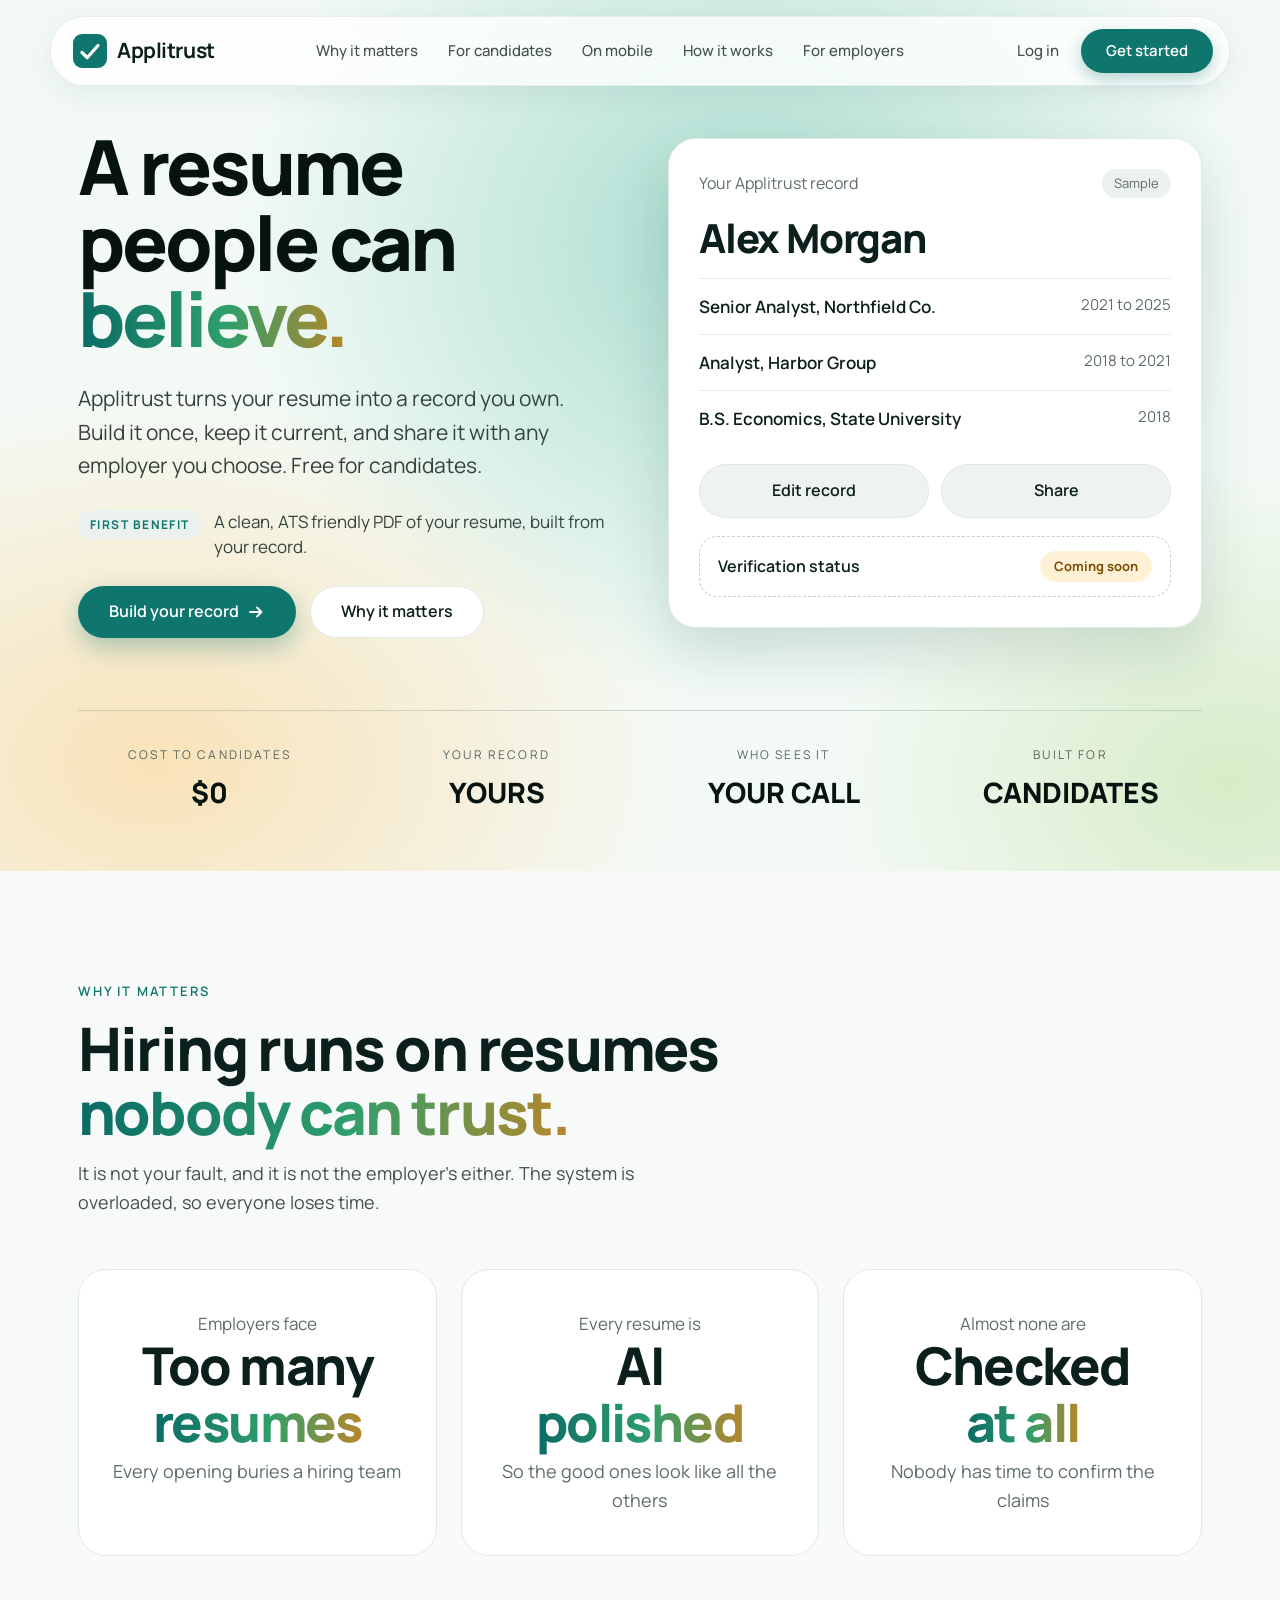
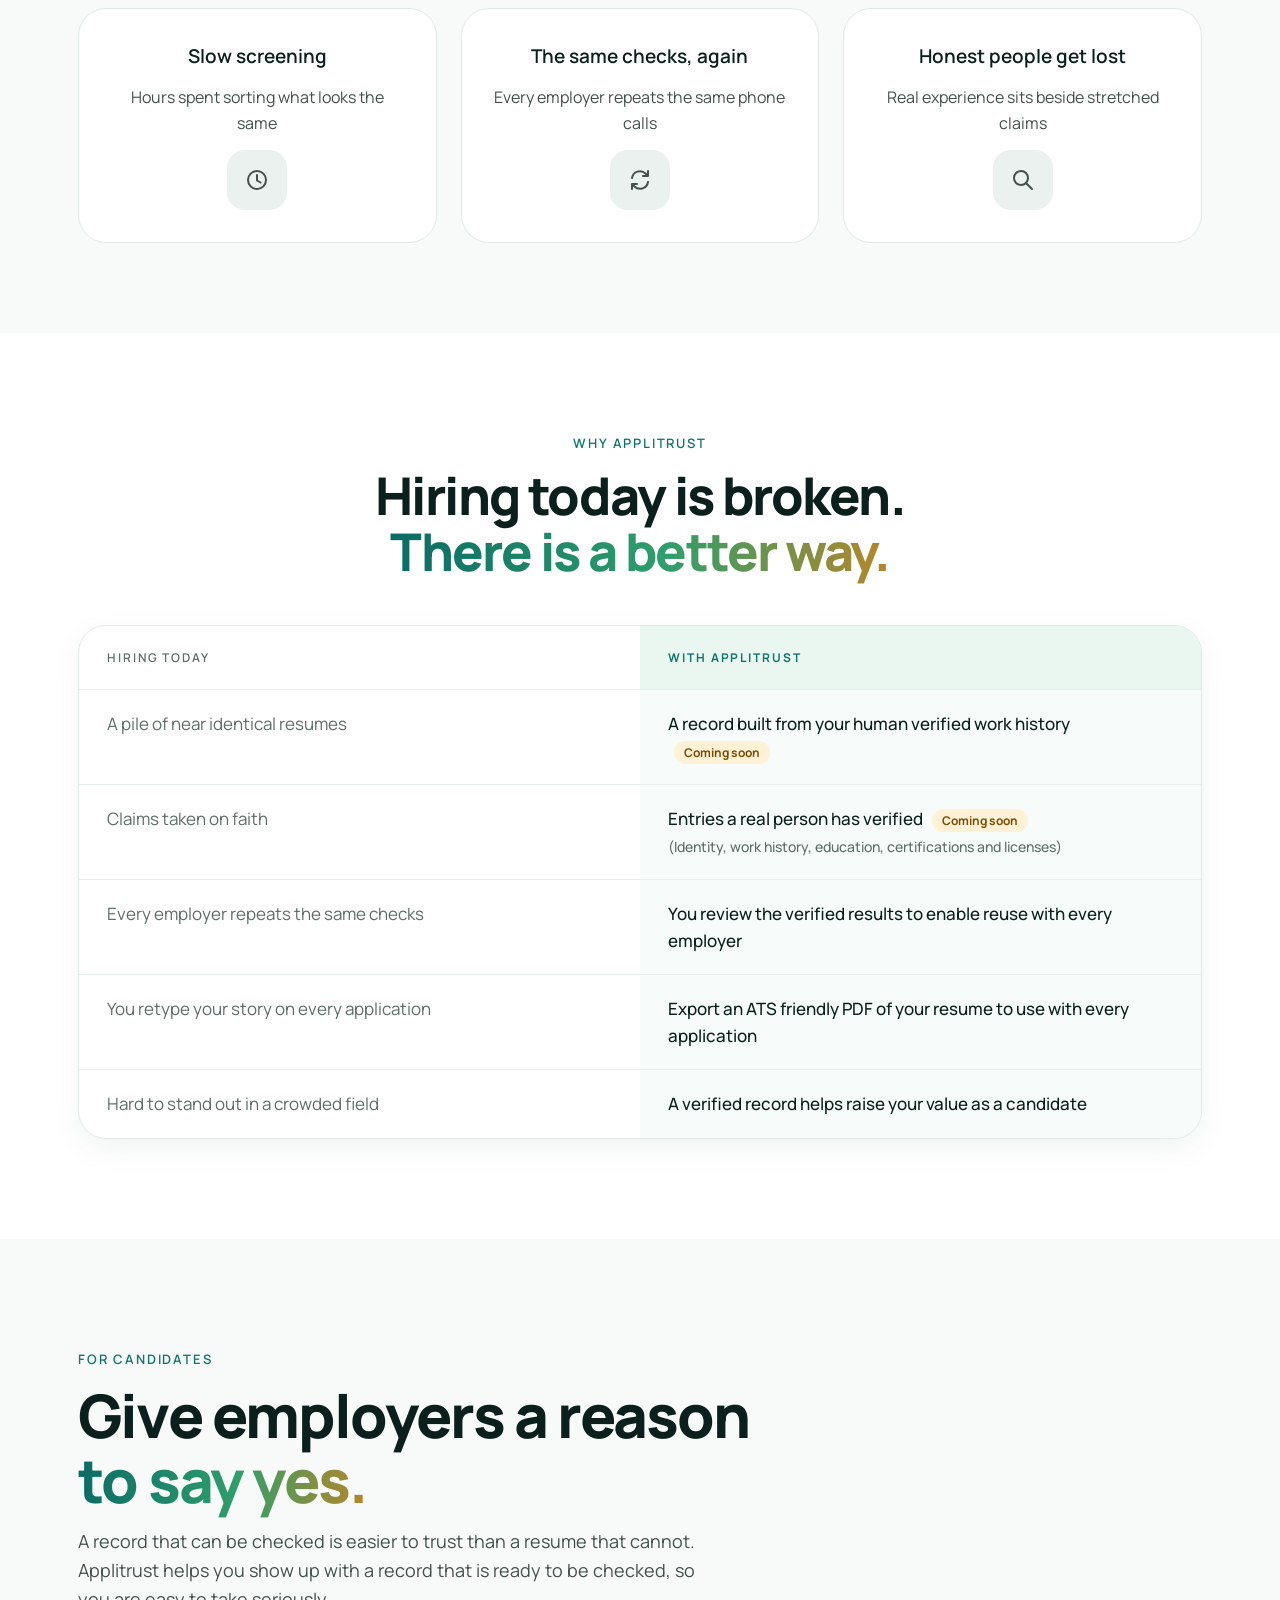
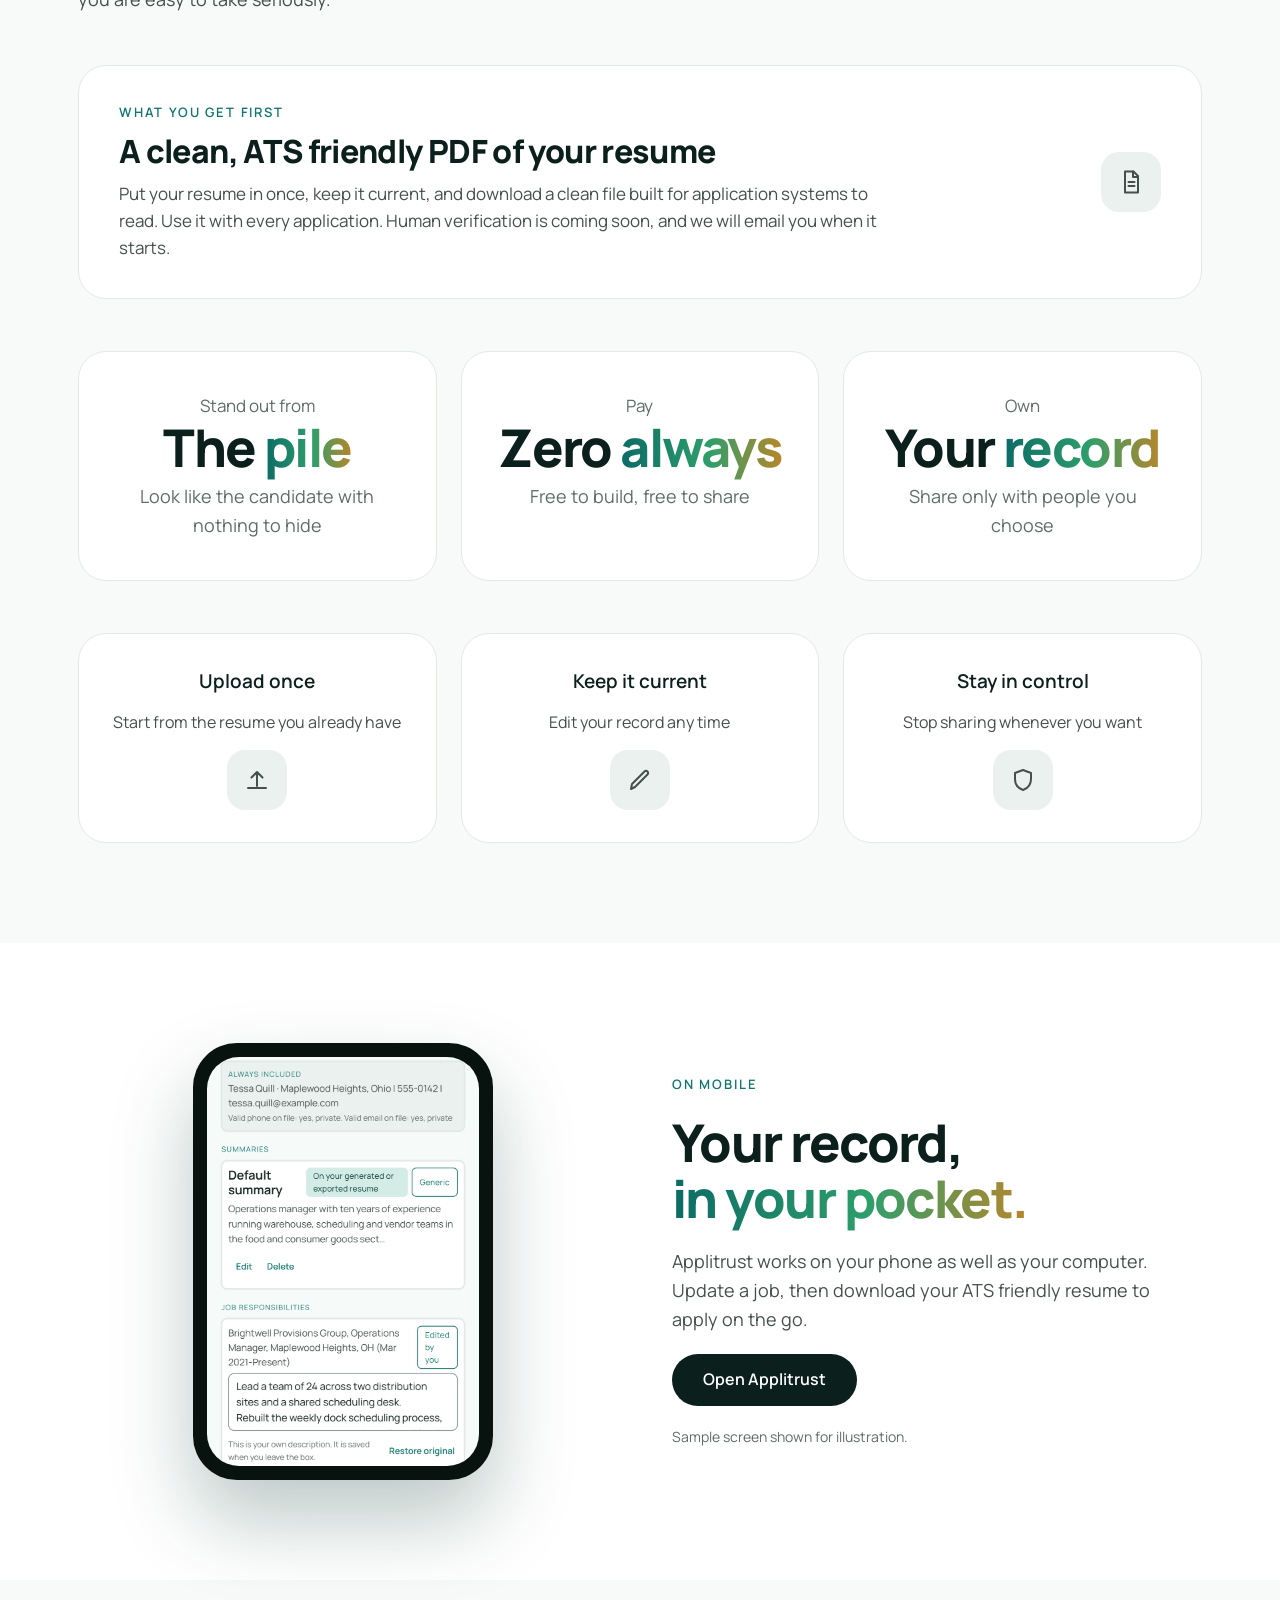
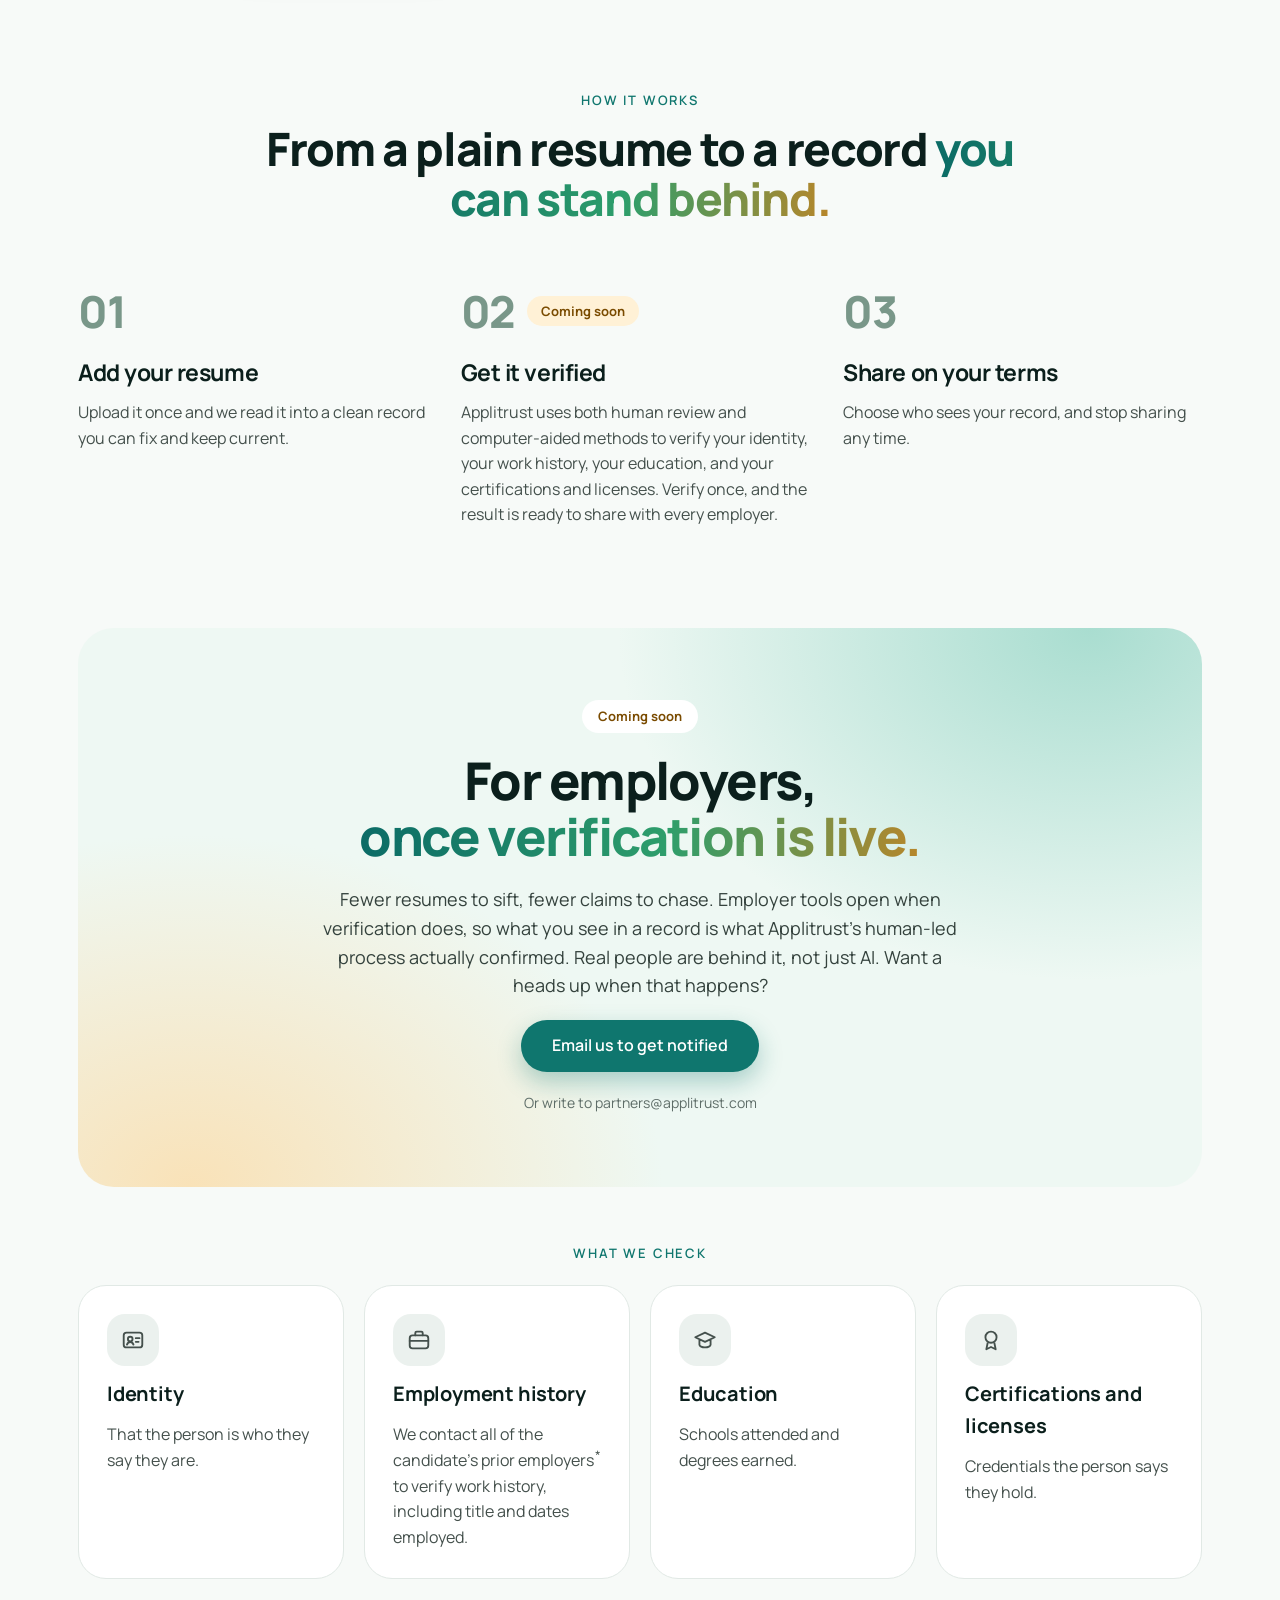
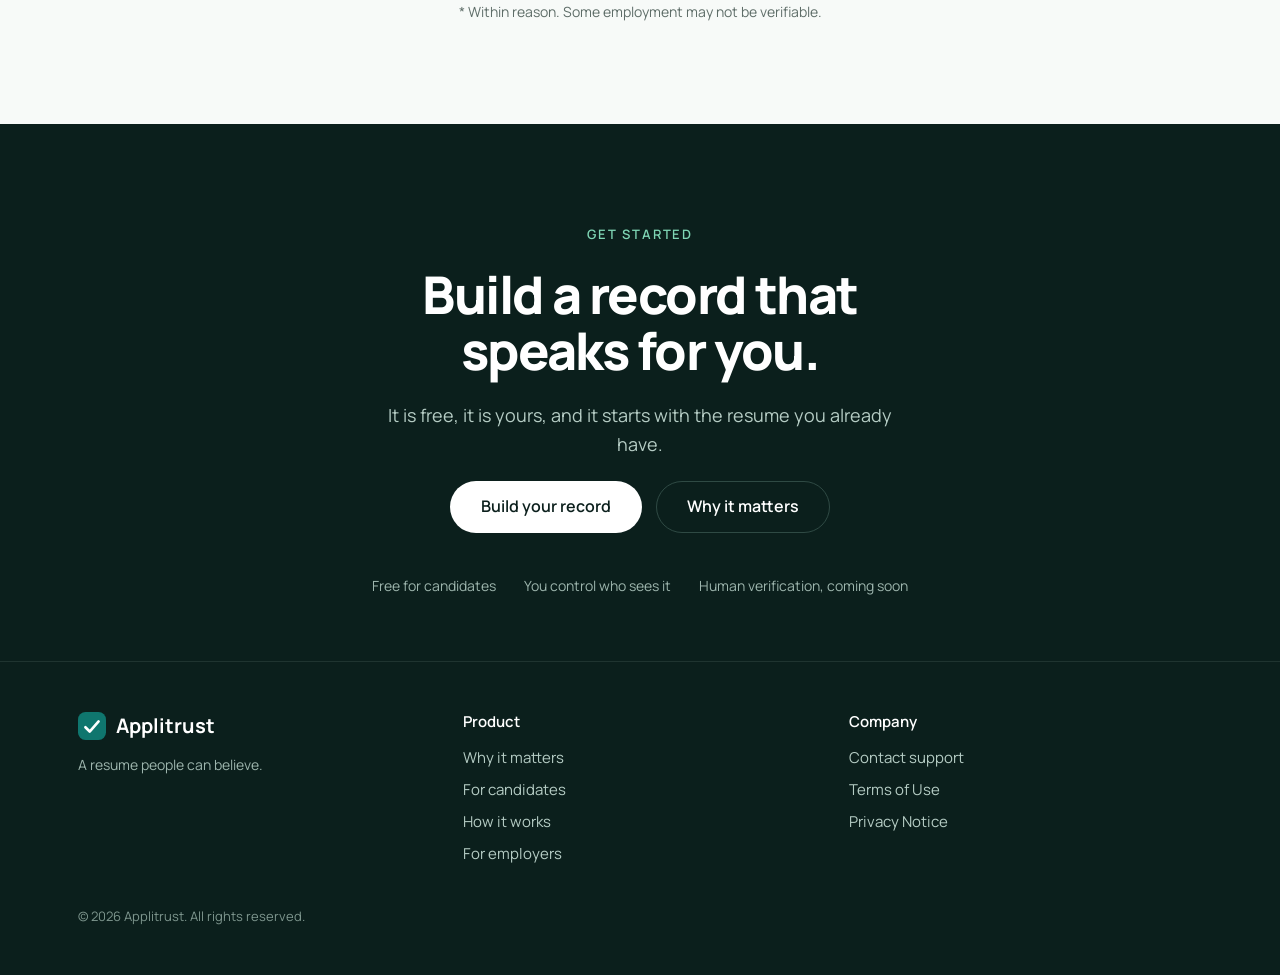
<file: index.html>
<!doctype html>
<html lang="en">
<head>
<meta charset="utf-8">
<meta name="viewport" content="width=device-width, initial-scale=1">
<title>Applitrust: a resume people can believe</title>
<meta name="description" content="Applitrust turns your resume into a record you own. Build it once, keep it current, and share it with any employer you choose. Free for candidates.">
<link rel="canonical" href="https://applitrust.com/">
<meta property="og:type" content="website">
<meta property="og:title" content="Applitrust: a resume people can believe">
<meta property="og:description" content="Applitrust turns your resume into a record you own. Build it once, keep it current, and share it with any employer you choose. Free for candidates.">
<meta property="og:site_name" content="Applitrust">
<meta property="og:url" content="https://applitrust.com/">
<meta property="og:image" content="https://applitrust.com/og-image.png">
<meta property="og:image:width" content="1200">
<meta property="og:image:height" content="630">
<meta property="og:image:alt" content="The Applitrust check logo and the headline A resume people can believe.">
<meta name="twitter:card" content="summary_large_image">
<meta name="twitter:title" content="Applitrust: a resume people can believe">
<meta name="twitter:description" content="Applitrust turns your resume into a record you own. Build it once, keep it current, and share it with any employer you choose. Free for candidates.">
<link rel="icon" href="data:image/svg+xml,%3Csvg xmlns='http://www.w3.org/2000/svg' viewBox='0 0 34 34'%3E%3Crect width='34' height='34' rx='9' fill='%230F766E'/%3E%3Cpath d='M9 18.5l5.2 5.2L25 11.5' fill='none' stroke='%23fff' stroke-width='3.2' stroke-linecap='round' stroke-linejoin='round'/%3E%3C/svg%3E">
<!-- This page makes no outside request: the Manrope font, the style sheet and the script are all this site's own files. -->
<link rel="stylesheet" href="styles.css">
<script src="script.js" defer></script>
</head>
<body id="top">
<a class="skip-link" href="#main">Skip to content</a>

<header class="site-header">
  <nav class="nav" aria-label="Main">
    <a class="brand" href="#top">
      <svg width="34" height="34" viewBox="0 0 34 34" aria-hidden="true" focusable="false"><rect width="34" height="34" rx="9" fill="#0F766E"/><path d="M9 18.5l5.2 5.2L25 11.5" fill="none" stroke="#fff" stroke-width="3.2" stroke-linecap="round" stroke-linejoin="round"/></svg>
      Applitrust
    </a>
    <button class="menu-btn" type="button" aria-expanded="false" aria-controls="nav-links">Menu</button>
    <ul class="nav-links" id="nav-links">
      <li><a href="#problem">Why it matters</a></li>
      <li><a href="#candidates">For candidates</a></li>
      <li><a href="#app">On mobile</a></li>
      <li><a href="#how">How it works</a></li>
      <li><a href="#employers">For employers</a></li>
    </ul>
    <div class="nav-actions">
      <a class="login" href="https://app.applitrust.com" data-app-link>Log in</a>
      <a class="btn btn-teal btn-sm" href="https://app.applitrust.com" data-app-link>Get started</a>
    </div>
  </nav>
</header>

<main id="main" tabindex="-1">

<!-- hero -->
<section class="hero" aria-labelledby="hero-title">
  <div class="wrap hero-grid">
    <div class="hero-copy">
      <h1 id="hero-title">A resume<br>people can<br><span class="grad">believe.</span></h1>
      <p class="lead">Applitrust turns your resume into a record you own. Build it once, keep it current, and share it with any employer you choose. Free for candidates.</p>
      <div class="first-benefit"><span class="first-benefit-pill">First benefit</span><span class="first-benefit-text">A clean, ATS friendly PDF of your resume, built from your record.</span></div>
      <div class="btn-row">
        <a class="btn btn-teal btn-shadow" href="https://app.applitrust.com" data-app-link>Build your record<svg width="18" height="18" viewBox="0 0 18 18" aria-hidden="true" focusable="false"><path d="M3 9h11M10 4.5L14.5 9 10 13.5" fill="none" stroke="#fff" stroke-width="1.8" stroke-linecap="round" stroke-linejoin="round"/></svg></a>
        <a class="btn btn-white" href="#problem">Why it matters</a>
      </div>
    </div>

    <div class="card record-card" role="group" aria-label="Sample Applitrust record">
      <div class="record-top"><span>Your Applitrust record</span><span class="chip">Sample</span></div>
      <div class="record-name">Alex Morgan</div>
      <div class="record-rows">
        <div class="record-row"><span class="record-role">Senior Analyst, Northfield Co.</span><span class="record-dates">2021 to 2025</span></div>
        <div class="record-row"><span class="record-role">Analyst, Harbor Group</span><span class="record-dates">2018 to 2021</span></div>
        <div class="record-row"><span class="record-role">B.S. Economics, State University</span><span class="record-dates">2018</span></div>
      </div>
      <div class="record-actions">
        <div class="pill-box">Edit record</div>
        <div class="pill-box">Share</div>
      </div>
      <div class="status-row">
        <span class="status-label">Verification status</span>
        <span class="soon">Coming soon</span>
      </div>
    </div>
  </div>

  <div class="wrap stats-wrap">
    <div class="stats">
      <div class="stat" data-reveal><div class="stat-label">Cost to candidates</div><div class="stat-value">$0</div></div>
      <div class="stat" data-reveal><div class="stat-label">Your record</div><div class="stat-value">YOURS</div></div>
      <div class="stat" data-reveal><div class="stat-label">Who sees it</div><div class="stat-value">YOUR CALL</div></div>
      <div class="stat" data-reveal><div class="stat-label">Built for</div><div class="stat-value">CANDIDATES</div></div>
    </div>
  </div>
</section>

<!-- the problem -->
<section id="problem" class="wrap section" aria-labelledby="problem-title">
  <div class="section-head">
    <div class="eyebrow">Why it matters</div>
    <h2 class="h2 h2-60" id="problem-title">Hiring runs on resumes<br><span class="grad">nobody can trust.</span></h2>
    <p class="section-lead">It is not your fault, and it is not the employer's either. The system is overloaded, so everyone loses time.</p>
  </div>
  <div class="grid3">
    <div class="card tile" data-reveal><div class="tile-small">Employers face</div><div class="tile-big">Too many <br><span class="grad">resumes</span></div><div class="tile-note">Every opening buries a hiring team</div></div>
    <div class="card tile" data-reveal><div class="tile-small">Every resume is</div><div class="tile-big">AI <br><span class="grad">polished</span></div><div class="tile-note">So the good ones look like all the others</div></div>
    <div class="card tile" data-reveal><div class="tile-small">Almost none are</div><div class="tile-big">Checked <br><span class="grad">at all</span></div><div class="tile-note">Nobody has time to confirm the claims</div></div>
  </div>
  <div class="grid3">
    <div class="card feature" data-reveal><h3>Slow screening</h3><p>Hours spent sorting what looks the same</p><div class="ico"><svg width="28" height="28" viewBox="0 0 28 28" aria-hidden="true" focusable="false"><circle cx="14" cy="14" r="9" fill="none" stroke="#44504C" stroke-width="2"/><path d="M14 9v5.500l3.500 2" fill="none" stroke="#44504C" stroke-width="2" stroke-linecap="round" stroke-linejoin="round"/></svg></div></div>
    <div class="card feature" data-reveal><h3>The same checks, again</h3><p>Every employer repeats the same phone calls</p><div class="ico"><svg width="28" height="28" viewBox="0 0 28 28" aria-hidden="true" focusable="false"><path d="M6 12a8 8 0 0113.500-4.500L22 10M22 16a8 8 0 01-13.500 4.500L6 18M22 5v5h-5M6 23v-5h5" fill="none" stroke="#44504C" stroke-width="2" stroke-linecap="round" stroke-linejoin="round"/></svg></div></div>
    <div class="card feature" data-reveal><h3>Honest people get lost</h3><p>Real experience sits beside stretched claims</p><div class="ico"><svg width="28" height="28" viewBox="0 0 28 28" aria-hidden="true" focusable="false"><circle cx="12" cy="12" r="7" fill="none" stroke="#44504C" stroke-width="2"/><path d="M17.500 17.500L23 23" stroke="#44504C" stroke-width="2" stroke-linecap="round"/></svg></div></div>
  </div>
</section>

<!-- comparison -->
<section class="band-white" aria-labelledby="compare-title">
  <div class="wrap section-inner">
    <div class="section-head centered">
      <div class="eyebrow">Why Applitrust</div>
      <h2 class="h2" id="compare-title">Hiring today is broken.<br><span class="grad">There is a better way.</span></h2>
    </div>
    <div class="card compare" role="table" aria-label="Hiring today compared with Applitrust">
      <div class="compare-group" role="rowgroup">
        <div class="row" role="row"><div class="colhead" role="columnheader">Hiring today</div><div class="colhead colhead-r" role="columnheader">With Applitrust</div></div>
      </div>
      <div class="compare-group" role="rowgroup">
        <div class="row" role="row" data-reveal><div class="cellL" role="cell">A pile of near identical resumes</div><div class="cellR" role="cell">A record built from your human verified work history <span class="soon soon-sm">Coming soon</span></div></div>
        <div class="row" role="row" data-reveal><div class="cellL" role="cell">Claims taken on faith</div><div class="cellR" role="cell"><div>Entries a real person has verified <span class="soon soon-sm">Coming soon</span></div><div class="cell-sub">(Identity, work history, education, certifications and licenses)</div></div></div>
        <div class="row" role="row" data-reveal><div class="cellL" role="cell">Every employer repeats the same checks</div><div class="cellR" role="cell">You review the verified results to enable reuse with every employer</div></div>
        <div class="row" role="row" data-reveal><div class="cellL" role="cell">You retype your story on every application</div><div class="cellR" role="cell">Export an ATS friendly PDF of your resume to use with every application</div></div>
        <div class="row" role="row" data-reveal><div class="cellL" role="cell">Hard to stand out in a crowded field</div><div class="cellR" role="cell">A verified record helps raise your value as a candidate</div></div>
      </div>
    </div>
  </div>
</section>

<!-- candidates -->
<section id="candidates" class="wrap section section-wide" aria-labelledby="candidates-title">
  <div class="section-head">
    <div class="eyebrow">For candidates</div>
    <h2 class="h2 h2-60" id="candidates-title">Give employers a reason<br><span class="grad">to say yes.</span></h2>
    <p class="section-lead lead-620">A record that can be checked is easier to trust than a resume that cannot. Applitrust helps you show up with a record that is ready to be checked, so you are easy to take seriously.</p>
  </div>
  <div class="card benefit-card" data-reveal>
    <div class="benefit-copy">
      <div class="eyebrow">What you get first</div>
      <h3 class="benefit-title">A clean, ATS friendly PDF of your resume</h3>
      <p class="benefit-body">Put your resume in once, keep it current, and download a clean file built for application systems to read. Use it with every application. Human verification is coming soon, and we will email you when it starts.</p>
    </div>
    <div class="ico"><svg width="28" height="28" viewBox="0 0 28 28" aria-hidden="true" focusable="false"><path d="M8 3.500h8.500L21 8v16.500H8V3.500z" fill="none" stroke="#44504C" stroke-width="2" stroke-linejoin="round"/><path d="M16 3.500V9h5M11.500 14h6M11.500 18h6" fill="none" stroke="#44504C" stroke-width="2" stroke-linecap="round" stroke-linejoin="round"/></svg></div>
  </div>
  <div class="grid3">
    <div class="card tile" data-reveal><div class="tile-small">Stand out from</div><div class="tile-big">The <span class="grad">pile</span></div><div class="tile-note">Look like the candidate with nothing to hide</div></div>
    <div class="card tile" data-reveal><div class="tile-small">Pay</div><div class="tile-big">Zero <span class="grad">always</span></div><div class="tile-note">Free to build, free to share</div></div>
    <div class="card tile" data-reveal><div class="tile-small">Own</div><div class="tile-big">Your <span class="grad">record</span></div><div class="tile-note">Share only with people you choose</div></div>
  </div>
  <div class="grid3">
    <div class="card feature" data-reveal><h3>Upload once</h3><p>Start from the resume you already have</p><div class="ico"><svg width="28" height="28" viewBox="0 0 28 28" aria-hidden="true" focusable="false"><path d="M14 20V6M8.500 11.500L14 6l5.500 5.500M5 22h18" fill="none" stroke="#44504C" stroke-width="2" stroke-linecap="round" stroke-linejoin="round"/></svg></div></div>
    <div class="card feature" data-reveal><h3>Keep it current</h3><p>Edit your record any time</p><div class="ico"><svg width="28" height="28" viewBox="0 0 28 28" aria-hidden="true" focusable="false"><path d="M5 23l1-5L18.500 5.500a2.100 2.100 0 013 3L9 21l-4 2z" fill="none" stroke="#44504C" stroke-width="2" stroke-linejoin="round"/></svg></div></div>
    <div class="card feature" data-reveal><h3>Stay in control</h3><p>Stop sharing whenever you want</p><div class="ico"><svg width="28" height="28" viewBox="0 0 28 28" aria-hidden="true" focusable="false"><path d="M14 4l8 3v6c0 5.200-3.300 9.400-8 11-4.700-1.600-8-5.800-8-11V7l8-3z" fill="none" stroke="#44504C" stroke-width="2" stroke-linejoin="round"/></svg></div></div>
  </div>
</section>

<!-- phone -->
<section id="app" class="band-white" aria-labelledby="app-title">
  <div class="wrap phone-grid">
    <div class="phone-wrap">
      <!-- A real screenshot of the Applitrust content manager on a phone (test persona, made-up details only). -->
      <div class="phone">
        <div class="phone-screen"><img src="app-screen-mobile.png" width="816" height="1227" alt="The Applitrust content manager on a phone, showing a candidate's contact details, a summary and a job responsibilities box." loading="lazy"></div>
      </div>
    </div>
    <div class="app-copy">
      <div class="eyebrow">On mobile</div>
      <h2 class="h2" id="app-title">Your record,<br><span class="grad">in your pocket.</span></h2>
      <p class="app-lead">Applitrust works on your phone as well as your computer. Update a job, then download your ATS friendly resume to apply on the go.</p>
      <div><a class="btn btn-dark" href="https://app.applitrust.com" data-app-link>Open Applitrust</a></div>
      <div class="caption">Sample screen shown for illustration.</div>
    </div>
  </div>
</section>

<!-- how it works (compact) -->
<section id="how" class="wrap section section-wide" aria-labelledby="how-title">
  <div class="section-head centered narrow">
    <div class="eyebrow">How it works</div>
    <h2 class="h2 h2-46" id="how-title">From a plain resume to a record <span class="grad">you can stand behind.</span></h2>
  </div>
  <div class="grid3">
    <div class="step" data-reveal><div class="step-num" aria-hidden="true">01</div><h3>Add your resume</h3><p>Upload it once and we read it into a clean record you can fix and keep current.</p></div>
    <div class="step" data-reveal><div class="step-top"><span class="step-num" aria-hidden="true">02</span><span class="soon">Coming soon</span></div><h3>Get it verified</h3><p>Applitrust uses both human review and computer-aided methods to verify your identity, your work history, your education, and your certifications and licenses. Verify once, and the result is ready to share with every employer.</p></div>
    <div class="step" data-reveal><div class="step-num" aria-hidden="true">03</div><h3>Share on your terms</h3><p>Choose who sees your record, and stop sharing any time.</p></div>
  </div>
</section>

<!-- employers -->
<section id="employers" class="wrap employers-wrap" aria-labelledby="employers-title">
  <div class="employers" data-reveal>
    <span class="soon soon-white">Coming soon</span>
    <h2 class="h2 h2-52" id="employers-title">For employers,<br><span class="grad">once verification is live.</span></h2>
    <p class="employers-lead">Fewer resumes to sift, fewer claims to chase. Employer tools open when verification does, so what you see in a record is what Applitrust's human-led process actually confirmed. Real people are behind it, not just AI. Want a heads up when that happens?</p>
    <a class="btn btn-teal btn-shadow" href="mailto:partners@applitrust.com?subject=Employer%20updates">Email us to get notified</a>
    <p class="employers-note">Or write to partners@applitrust.com</p>
  </div>

  <div class="checks">
    <h3 class="eyebrow checks-label">What we check</h3>
    <ul class="checks-grid">
      <li class="card check-tile" data-reveal><div class="ico ico-sm"><svg width="26" height="26" viewBox="0 0 28 28" aria-hidden="true" focusable="false"><rect x="4" y="6" width="20" height="16" rx="3" fill="none" stroke="#44504C" stroke-width="2"/><circle cx="11" cy="13" r="2.500" fill="none" stroke="#44504C" stroke-width="2"/><path d="M7.500 19c.8-2 2-2.800 3.500-2.800S13.700 17 14.500 19M17 12h4M17 16h3" fill="none" stroke="#44504C" stroke-width="2" stroke-linecap="round"/></svg></div><h4>Identity</h4><p>That the person is who they say they are.</p></li>
      <li class="card check-tile" data-reveal><div class="ico ico-sm"><svg width="26" height="26" viewBox="0 0 28 28" aria-hidden="true" focusable="false"><rect x="4" y="9" width="20" height="14" rx="3" fill="none" stroke="#44504C" stroke-width="2"/><path d="M10 9V6.500A1.500 1.500 0 0111.500 5h5A1.500 1.500 0 0118 6.500V9M4 15h20" fill="none" stroke="#44504C" stroke-width="2" stroke-linecap="round"/></svg></div><h4>Employment history</h4><p>We contact all of the candidate's prior employers<span class="fn-mark">*</span> to verify work history, including title and dates employed.</p></li>
      <li class="card check-tile" data-reveal><div class="ico ico-sm"><svg width="26" height="26" viewBox="0 0 28 28" aria-hidden="true" focusable="false"><path d="M14 6L3.500 11 14 16l10.500-5L14 6zM8 14v5c0 1.500 2.700 3 6 3s6-1.500 6-3v-5" fill="none" stroke="#44504C" stroke-width="2" stroke-linejoin="round"/></svg></div><h4>Education</h4><p>Schools attended and degrees earned.</p></li>
      <li class="card check-tile" data-reveal><div class="ico ico-sm"><svg width="26" height="26" viewBox="0 0 28 28" aria-hidden="true" focusable="false"><circle cx="14" cy="11" r="6" fill="none" stroke="#44504C" stroke-width="2"/><path d="M10.500 16.500L9 24l5-2.500 5 2.500-1.500-7.500" fill="none" stroke="#44504C" stroke-width="2" stroke-linejoin="round"/></svg></div><h4>Certifications and licenses</h4><p>Credentials the person says they hold.</p></li>
    </ul>
    <p class="checks-note" data-reveal><span aria-hidden="true">*</span> Within reason. Some employment may not be verifiable.</p>
  </div>
</section>

<!-- final call to action -->
<section class="cta dark" aria-labelledby="cta-title">
  <div class="wrap cta-inner">
    <div class="cta-eyebrow">Get started</div>
    <h2 class="h2 h2-white" id="cta-title">Build a record that<br>speaks for you.</h2>
    <p class="cta-lead">It is free, it is yours, and it starts with the resume you already have.</p>
    <div class="btn-row btn-row-center">
      <a class="btn btn-white-solid" href="https://app.applitrust.com" data-app-link>Build your record</a>
      <a class="btn btn-ghost-dark" href="#problem">Why it matters</a>
    </div>
    <ul class="cta-points">
      <li>Free for candidates</li><li>You control who sees it</li><li>Human verification, coming soon</li>
    </ul>
  </div>
</section>

</main>

<footer class="footer dark">
  <div class="wrap footer-grid">
    <div class="footer-brand">
      <div class="footer-logo"><svg width="28" height="28" viewBox="0 0 34 34" aria-hidden="true" focusable="false"><rect width="34" height="34" rx="9" fill="#0F766E"/><path d="M9 18.500l5.200 5.200L25 11.500" fill="none" stroke="#fff" stroke-width="3.200" stroke-linecap="round" stroke-linejoin="round"/></svg>Applitrust</div>
      <div class="footer-tag">A resume people can believe.</div>
    </div>
    <nav aria-label="Footer: product"><h2 class="fh">Product</h2><ul class="fl-list">
      <li><a href="#problem">Why it matters</a></li>
      <li><a href="#candidates">For candidates</a></li>
      <li><a href="#how">How it works</a></li>
      <li><a href="#employers">For employers</a></li>
    </ul></nav>
    <div><h2 class="fh">Company</h2><ul class="fl-list">
      <li><a href="mailto:support@applitrust.com">Contact support</a></li>
      <li><a href="terms.html">Terms of Use</a></li>
      <li><a href="privacy.html">Privacy Notice</a></li>
    </ul></div>
  </div>
  <div class="wrap copyright">&copy; 2026 Applitrust. All rights reserved.</div>
</footer>

</body>
</html>
</file>
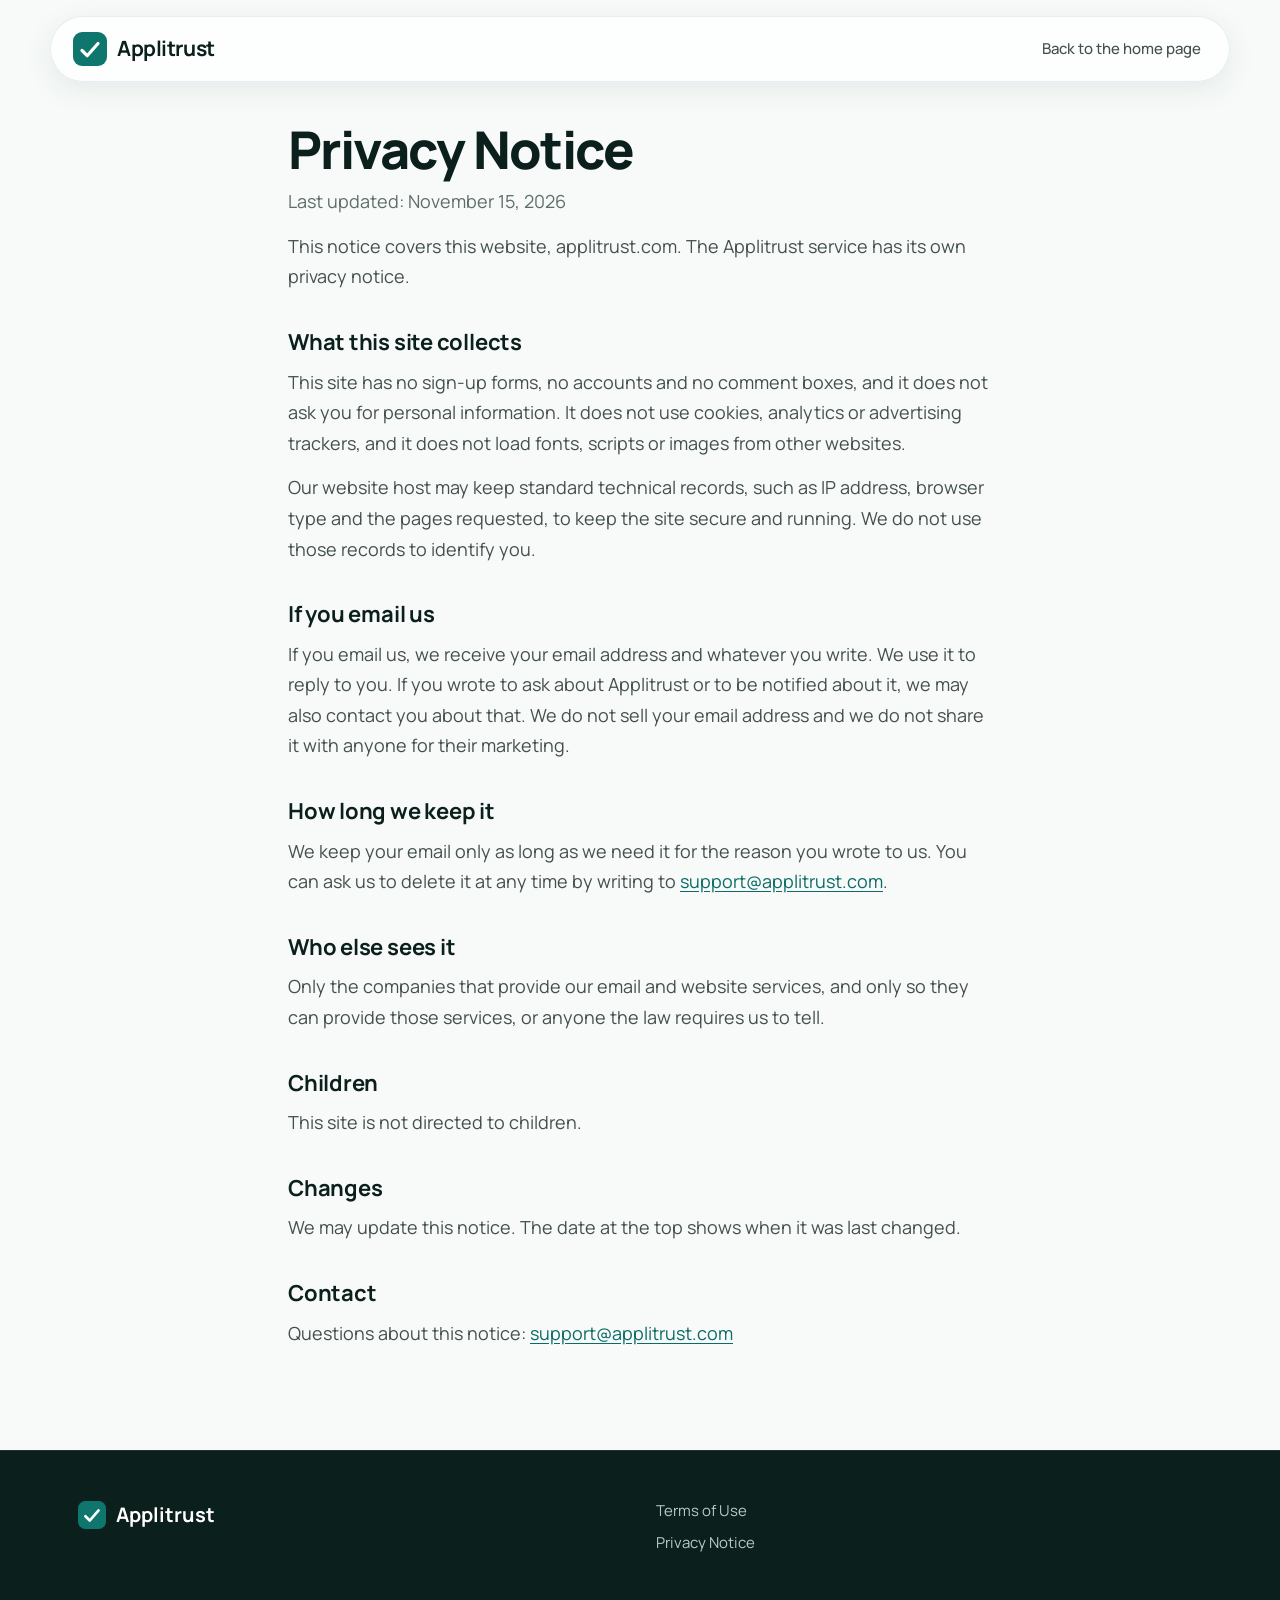
<file: privacy.html>
<!doctype html>
<html lang="en">
<head>
<meta charset="utf-8">
<meta name="viewport" content="width=device-width, initial-scale=1">
<title>Privacy Notice | Applitrust</title>
<meta name="description" content="Privacy Notice for the Applitrust website.">
<link rel="canonical" href="https://applitrust.com/privacy.html">
<link rel="icon" href="data:image/svg+xml,%3Csvg xmlns='http://www.w3.org/2000/svg' viewBox='0 0 34 34'%3E%3Crect width='34' height='34' rx='9' fill='%230F766E'/%3E%3Cpath d='M9 18.5l5.2 5.2L25 11.5' fill='none' stroke='%23fff' stroke-width='3.2' stroke-linecap='round' stroke-linejoin='round'/%3E%3C/svg%3E">
<link rel="stylesheet" href="styles.css">
</head>
<body id="top">
<a class="skip-link" href="#main">Skip to content</a>

<header class="site-header">
  <nav class="nav" aria-label="Main">
    <a class="brand" href="index.html">
      <svg width="34" height="34" viewBox="0 0 34 34" aria-hidden="true" focusable="false"><rect width="34" height="34" rx="9" fill="#0F766E"/><path d="M9 18.5l5.2 5.2L25 11.5" fill="none" stroke="#fff" stroke-width="3.2" stroke-linecap="round" stroke-linejoin="round"/></svg>
      Applitrust
    </a>
    <div class="nav-actions">
      <a class="login" href="index.html">Back to the home page</a>
    </div>
  </nav>
</header>

<main id="main" tabindex="-1" class="wrap legal">
  <h1>Privacy Notice</h1>
  <p class="legal-date">Last updated: November 15, 2026</p>

  <p>This notice covers this website, applitrust.com. The Applitrust service has its own privacy notice.</p>

  <h2>What this site collects</h2>
  <p>This site has no sign-up forms, no accounts and no comment boxes, and it does not ask you for personal information. It does not use cookies, analytics or advertising trackers, and it does not load fonts, scripts or images from other websites.</p>
  <p>Our website host may keep standard technical records, such as IP address, browser type and the pages requested, to keep the site secure and running. We do not use those records to identify you.</p>

  <h2>If you email us</h2>
  <p>If you email us, we receive your email address and whatever you write. We use it to reply to you. If you wrote to ask about Applitrust or to be notified about it, we may also contact you about that. We do not sell your email address and we do not share it with anyone for their marketing.</p>

  <h2>How long we keep it</h2>
  <p>We keep your email only as long as we need it for the reason you wrote to us. You can ask us to delete it at any time by writing to <a href="mailto:support@applitrust.com">support@applitrust.com</a>.</p>

  <h2>Who else sees it</h2>
  <p>Only the companies that provide our email and website services, and only so they can provide those services, or anyone the law requires us to tell.</p>

  <h2>Children</h2>
  <p>This site is not directed to children.</p>

  <h2>Changes</h2>
  <p>We may update this notice. The date at the top shows when it was last changed.</p>

  <h2>Contact</h2>
  <p>Questions about this notice: <a href="mailto:support@applitrust.com">support@applitrust.com</a></p>
</main>

<footer class="footer dark">
  <div class="wrap footer-grid">
    <div class="footer-brand">
      <div class="footer-logo"><svg width="28" height="28" viewBox="0 0 34 34" aria-hidden="true" focusable="false"><rect width="34" height="34" rx="9" fill="#0F766E"/><path d="M9 18.500l5.200 5.200L25 11.500" fill="none" stroke="#fff" stroke-width="3.200" stroke-linecap="round" stroke-linejoin="round"/></svg>Applitrust</div>
    </div>
    <nav aria-label="Footer: legal"><ul class="fl-list">
      <li><a href="terms.html">Terms of Use</a></li>
      <li><a href="privacy.html">Privacy Notice</a></li>
    </ul></nav>
  </div>
</footer>
</body>
</html>
</file>
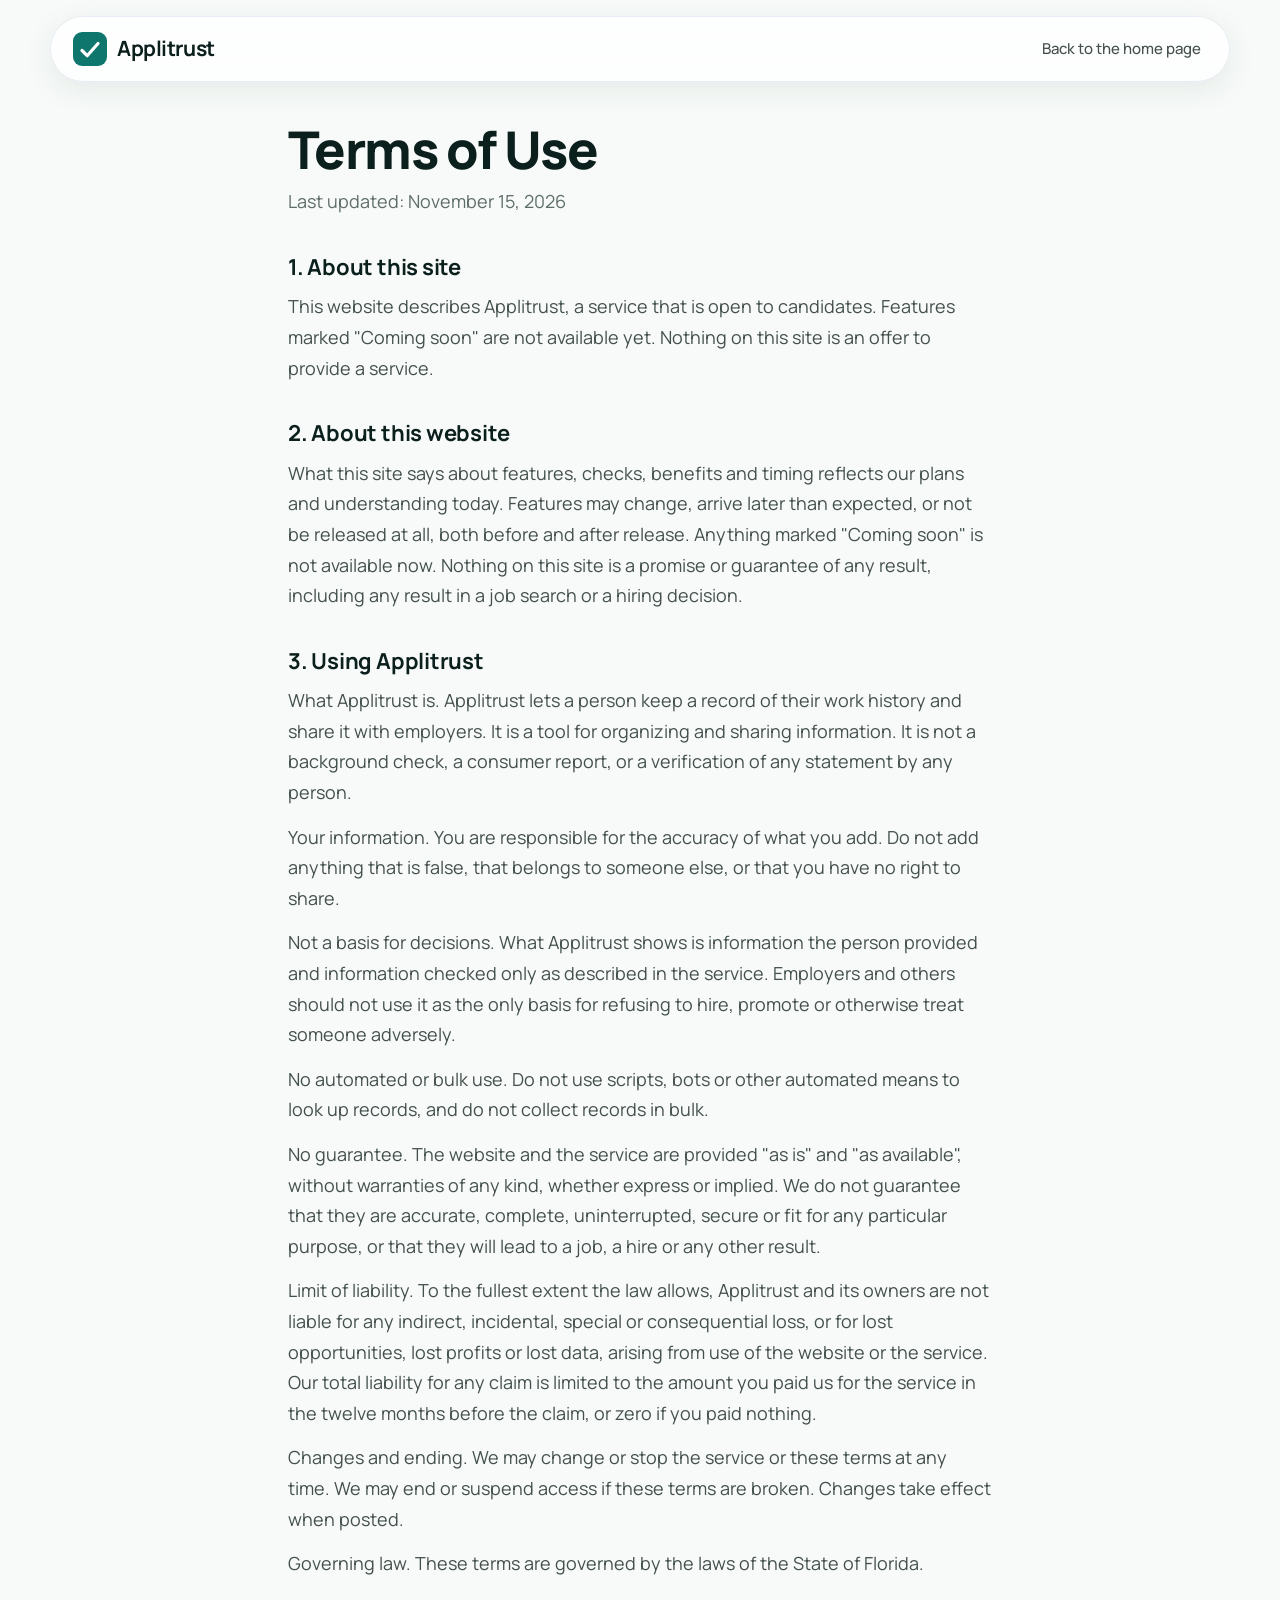
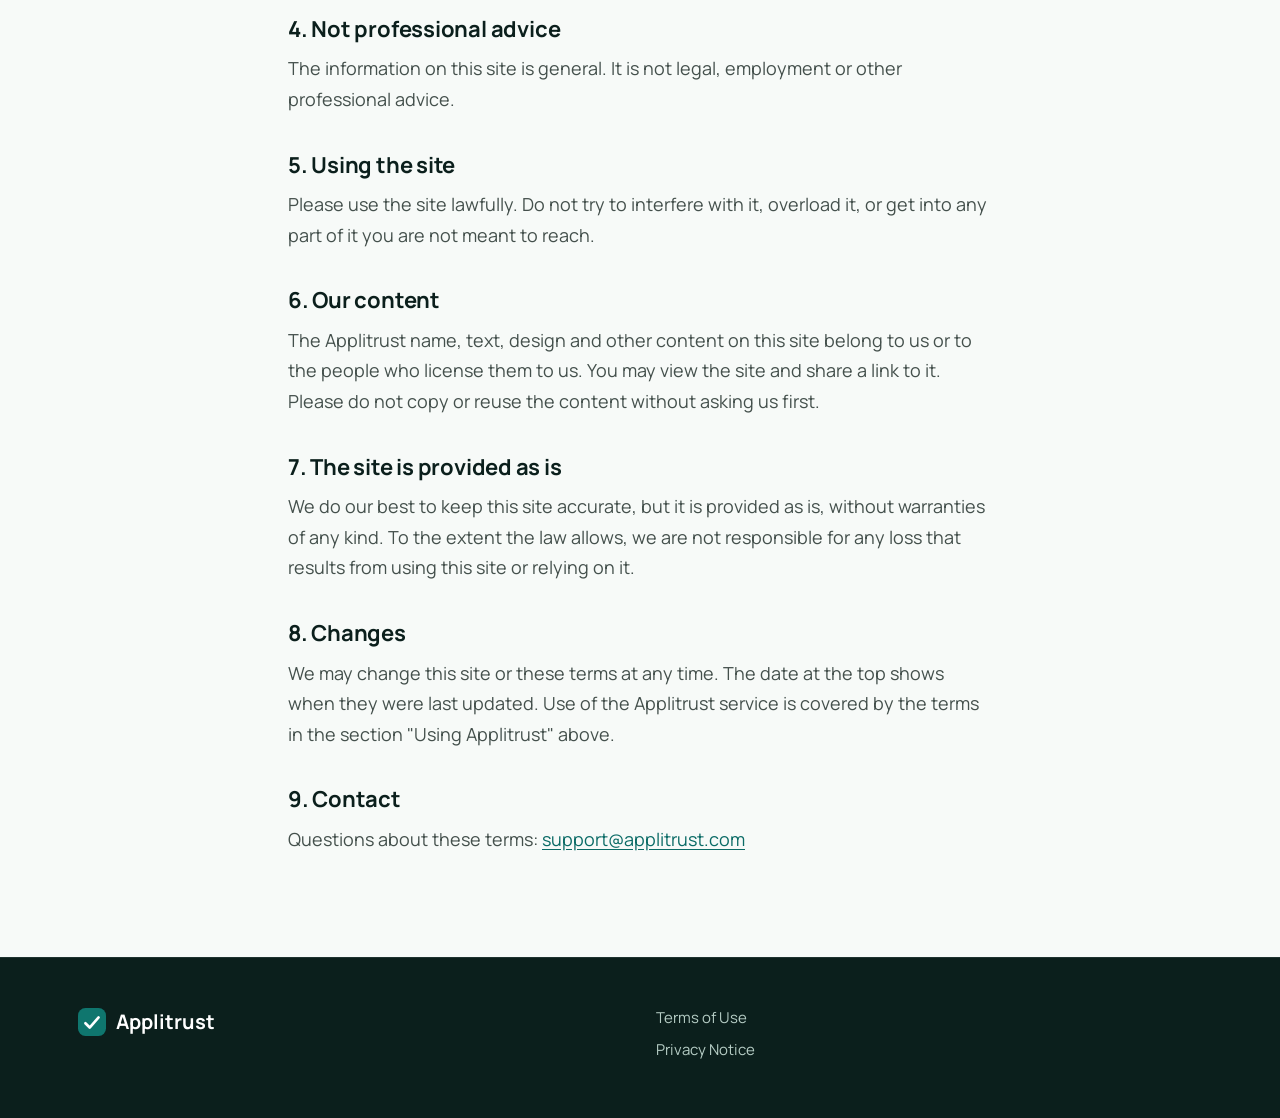
<file: terms.html>
<!doctype html>
<html lang="en">
<head>
<meta charset="utf-8">
<meta name="viewport" content="width=device-width, initial-scale=1">
<title>Terms of Use | Applitrust</title>
<meta name="description" content="Terms of Use for the Applitrust website.">
<link rel="canonical" href="https://applitrust.com/terms.html">
<link rel="icon" href="data:image/svg+xml,%3Csvg xmlns='http://www.w3.org/2000/svg' viewBox='0 0 34 34'%3E%3Crect width='34' height='34' rx='9' fill='%230F766E'/%3E%3Cpath d='M9 18.5l5.2 5.2L25 11.5' fill='none' stroke='%23fff' stroke-width='3.2' stroke-linecap='round' stroke-linejoin='round'/%3E%3C/svg%3E">
<link rel="stylesheet" href="styles.css">
</head>
<body id="top">
<a class="skip-link" href="#main">Skip to content</a>

<header class="site-header">
  <nav class="nav" aria-label="Main">
    <a class="brand" href="index.html">
      <svg width="34" height="34" viewBox="0 0 34 34" aria-hidden="true" focusable="false"><rect width="34" height="34" rx="9" fill="#0F766E"/><path d="M9 18.5l5.2 5.2L25 11.5" fill="none" stroke="#fff" stroke-width="3.2" stroke-linecap="round" stroke-linejoin="round"/></svg>
      Applitrust
    </a>
    <div class="nav-actions">
      <a class="login" href="index.html">Back to the home page</a>
    </div>
  </nav>
</header>

<main id="main" tabindex="-1" class="wrap legal">
  <h1>Terms of Use</h1>
  <p class="legal-date">Last updated: November 15, 2026</p>

  <h2>1. About this site</h2>
  <p>This website describes Applitrust, a service that is open to candidates. Features marked "Coming soon" are not available yet. Nothing on this site is an offer to provide a service.</p>

  <h2>2. About this website</h2>
  <p>What this site says about features, checks, benefits and timing reflects our plans and understanding today. Features may change, arrive later than expected, or not be released at all, both before and after release. Anything marked "Coming soon" is not available now. Nothing on this site is a promise or guarantee of any result, including any result in a job search or a hiring decision.</p>

  <h2>3. Using Applitrust</h2>
  <p>What Applitrust is. Applitrust lets a person keep a record of their work history and share it with employers. It is a tool for organizing and sharing information. It is not a background check, a consumer report, or a verification of any statement by any person.</p>
  <p>Your information. You are responsible for the accuracy of what you add. Do not add anything that is false, that belongs to someone else, or that you have no right to share.</p>
  <p>Not a basis for decisions. What Applitrust shows is information the person provided and information checked only as described in the service. Employers and others should not use it as the only basis for refusing to hire, promote or otherwise treat someone adversely.</p>
  <p>No automated or bulk use. Do not use scripts, bots or other automated means to look up records, and do not collect records in bulk.</p>
  <p>No guarantee. The website and the service are provided "as is" and "as available", without warranties of any kind, whether express or implied. We do not guarantee that they are accurate, complete, uninterrupted, secure or fit for any particular purpose, or that they will lead to a job, a hire or any other result.</p>
  <p>Limit of liability. To the fullest extent the law allows, Applitrust and its owners are not liable for any indirect, incidental, special or consequential loss, or for lost opportunities, lost profits or lost data, arising from use of the website or the service. Our total liability for any claim is limited to the amount you paid us for the service in the twelve months before the claim, or zero if you paid nothing.</p>
  <p>Changes and ending. We may change or stop the service or these terms at any time. We may end or suspend access if these terms are broken. Changes take effect when posted.</p>
  <p>Governing law. These terms are governed by the laws of the State of Florida.</p>

  <h2>4. Not professional advice</h2>
  <p>The information on this site is general. It is not legal, employment or other professional advice.</p>

  <h2>5. Using the site</h2>
  <p>Please use the site lawfully. Do not try to interfere with it, overload it, or get into any part of it you are not meant to reach.</p>

  <h2>6. Our content</h2>
  <p>The Applitrust name, text, design and other content on this site belong to us or to the people who license them to us. You may view the site and share a link to it. Please do not copy or reuse the content without asking us first.</p>

  <h2>7. The site is provided as is</h2>
  <p>We do our best to keep this site accurate, but it is provided as is, without warranties of any kind. To the extent the law allows, we are not responsible for any loss that results from using this site or relying on it.</p>

  <h2>8. Changes</h2>
  <p>We may change this site or these terms at any time. The date at the top shows when they were last updated. Use of the Applitrust service is covered by the terms in the section "Using Applitrust" above.</p>

  <h2>9. Contact</h2>
  <p>Questions about these terms: <a href="mailto:support@applitrust.com">support@applitrust.com</a></p>
</main>

<footer class="footer dark">
  <div class="wrap footer-grid">
    <div class="footer-brand">
      <div class="footer-logo"><svg width="28" height="28" viewBox="0 0 34 34" aria-hidden="true" focusable="false"><rect width="34" height="34" rx="9" fill="#0F766E"/><path d="M9 18.500l5.200 5.200L25 11.500" fill="none" stroke="#fff" stroke-width="3.200" stroke-linecap="round" stroke-linejoin="round"/></svg>Applitrust</div>
    </div>
    <nav aria-label="Footer: legal"><ul class="fl-list">
      <li><a href="terms.html">Terms of Use</a></li>
      <li><a href="privacy.html">Privacy Notice</a></li>
    </ul></nav>
  </div>
</footer>
</body>
</html>
</file>
<file: styles.css>
/* Applitrust home page. Colors and sizes live in the variables below. */
/* Manrope is served from this site's own fonts folder (SIL Open Font License, see fonts/OFL.txt). One variable file covers every weight the site uses (400 to 800); no request leaves this site. */
@font-face { font-family: 'Manrope'; font-style: normal; font-weight: 200 800; font-display: swap; src: url('fonts/Manrope-latin-variable.woff2') format('woff2'); unicode-range: U+0000-00FF, U+0131, U+0152-0153, U+02BB-02BC, U+02C6, U+02DA, U+02DC, U+0304, U+0308, U+0329, U+2000-206F, U+20AC, U+2122, U+2191, U+2193, U+2212, U+2215, U+FEFF, U+FFFD; }
:root {
  /* colors */
  --bg: #F7FAF8;
  --hero-base: #F3FAF6;
  --white: #FFFFFF;
  --ink: #0B1F1C;
  --ink-strong: #06130F;
  --body: #44504C;
  --body-lead: #34423D;
  --muted: #5E6D68;
  --muted-label: #55655F;
  --teal: #0F766E;
  --teal-dark: #0B6B66;
  --green: #2E9E6B;
  --gold: #B7862A;
  --line: #E1E9E5;
  --line-soft: #E8EFEB;
  --chip: #EBF1EE;
  --chip-2: #EEF3F0;
  --cell-r: #F7FBF9;
  --colhead-r-bg: #EAF6F0;
  --dashed: #C5D2CC;
  --step-num: #799789;
  --warn-text: #7A4B00;
  --warn-bg: #FFF1D6;
  --dark: #0B1F1C;
  --dark-line: #1F3430;
  --dark-line-2: #2F4A44;
  --dark-muted: #9DB5AD;
  --dark-soft: #B5CCC4;
  --dark-link: #B5CCC4;
  --dark-copy: #7E968E;
  --dark-eyebrow: #7FD6B5;
  --phone-body: #08130F;
  --focus-light: #0B1F1C;
  --focus-dark: #FFFFFF;
  /* type */
  --font: 'Manrope', system-ui, -apple-system, 'Segoe UI', Roboto, Arial, sans-serif;
  --fs-body: 18px;
  --fs-h1: clamp(46px, 9.2vw, 76px);
  --fs-h2: clamp(34px, 5.6vw, 52px);
  --fs-h2-60: clamp(36px, 6.4vw, 60px);
  --fs-h2-52: clamp(34px, 5.6vw, 52px);
  --fs-h2-46: clamp(30px, 5vw, 46px);
  --fs-tile: clamp(36px, 4.8vw, 52px);
  /* spacing and shape */
  --wrap: 1180px;
  --gutter: 28px;
  --radius-card: 28px;
  --radius-pill: 999px;
  --nav-top: 16px;
  --nav-pull: -92px;
}

*, *::before, *::after { box-sizing: border-box; }
html { scroll-padding-top: 110px; -webkit-text-size-adjust: 100%; }
@media (prefers-reduced-motion: no-preference) { html { scroll-behavior: smooth; } }
body { margin: 0; background: var(--bg); color: var(--body); font-family: var(--font); font-size: var(--fs-body); line-height: 1.6; overflow-x: hidden; }
img, svg { max-width: 100%; }
a { color: inherit; text-decoration: none; }
h1, h2, h3, h4, p, ul { margin: 0; padding: 0; }
ul { list-style: none; }
main:focus { outline: none; }

/* focus ring: dark on light backgrounds, white on dark ones, at least 3 to 1 either way */
:focus-visible { outline: 3px solid var(--focus-light); outline-offset: 3px; border-radius: 6px; }
.dark :focus-visible { outline-color: var(--focus-dark); }
.btn:focus-visible, .menu-btn:focus-visible { border-radius: var(--radius-pill); }

.skip-link { position: absolute; left: 16px; top: -80px; z-index: 100; background: var(--ink); color: #FFFFFF; padding: 12px 20px; border-radius: 12px; font-weight: 600; font-size: 16px; }
.skip-link:focus { top: 12px; outline-color: #FFFFFF; outline-offset: 2px; }

.wrap { max-width: var(--wrap); margin: 0 auto; padding: 0 var(--gutter); }

/* gradient words: solid color first, gradient only where background-clip text works */
.grad { color: var(--teal-dark); }
@supports ((-webkit-background-clip: text) or (background-clip: text)) {
  .grad { background: linear-gradient(90deg, #0B6B66 0%, #2E9E6B 55%, #B7862A 100%); -webkit-background-clip: text; background-clip: text; -webkit-text-fill-color: transparent; color: transparent; }
}
@media (forced-colors: active) { .grad { background: none; -webkit-text-fill-color: currentColor; color: CanvasText; } }

/* buttons */
.btn { display: inline-flex; align-items: center; justify-content: center; gap: 8px; min-height: 52px; padding: 0 30px; border-radius: var(--radius-pill); font-weight: 600; font-size: 16px; border: 1px solid transparent; text-align: center; }
.btn-sm { min-height: 44px; padding: 0 24px; font-size: 15px; }
.btn-teal { background: var(--teal); color: #FFFFFF; }
.btn-shadow { box-shadow: 0 10px 24px rgba(15, 118, 110, 0.32); }
.btn-sm.btn-teal { box-shadow: 0 6px 16px rgba(15, 118, 110, 0.3); }
.btn-white { background: #FFFFFF; color: var(--ink); border-color: var(--line); }
.btn-dark { background: var(--ink); color: #FFFFFF; }
.btn-white-solid { background: #FFFFFF; color: var(--ink); }
.btn-ghost-dark { background: transparent; color: #FFFFFF; border-color: var(--dark-line-2); }
.btn-row { display: flex; flex-wrap: wrap; gap: 14px; }
.btn-row-center { justify-content: center; }

/* floating navigation */
.site-header { position: sticky; top: var(--nav-top); z-index: 20; padding: 0 20px; }
.nav { max-width: 1180px; margin: 0 auto; display: flex; flex-wrap: wrap; gap: 12px; align-items: center; justify-content: space-between; padding: 12px 16px 12px 22px; border-radius: 34px; background: rgba(255, 255, 255, 0.78); -webkit-backdrop-filter: blur(14px); backdrop-filter: blur(14px); border: 1px solid rgba(230, 233, 242, 0.9); box-shadow: 0 8px 30px rgba(15, 60, 50, 0.08); }
@supports not ((backdrop-filter: blur(1px)) or (-webkit-backdrop-filter: blur(1px))) { .nav { background: rgba(255, 255, 255, 0.97); } }
.brand { display: flex; align-items: center; gap: 10px; font-weight: 700; font-size: 21px; color: var(--ink); letter-spacing: -0.02em; }
.nav-links { display: flex; flex-wrap: wrap; gap: 30px; align-items: center; font-size: 15px; font-weight: 500; color: var(--body); }
.nav-actions { display: flex; gap: 10px; align-items: center; }
.login { font-size: 15px; font-weight: 500; padding: 8px 12px; color: var(--body); }
.menu-btn { display: none; align-items: center; min-height: 44px; padding: 0 20px; border-radius: var(--radius-pill); border: 1px solid var(--line); background: #FFFFFF; color: var(--ink); font: inherit; font-size: 15px; font-weight: 600; cursor: pointer; }

/* hero */
.hero { margin-top: var(--nav-pull); padding-top: 150px; background: radial-gradient(60% 60% at 12% 88%, #F9E2B8 0%, rgba(249, 226, 184, 0) 70%), radial-gradient(55% 70% at 58% 30%, #A9DDD0 0%, rgba(169, 221, 208, 0) 72%), radial-gradient(45% 50% at 96% 90%, #D7ECC8 0%, rgba(215, 236, 200, 0) 70%), var(--hero-base); }
.hero-grid { display: grid; grid-template-columns: repeat(auto-fit, minmax(min(340px, 100%), 1fr)); gap: 56px; align-items: center; padding-bottom: 72px; }
.hero-copy { display: flex; flex-direction: column; gap: 26px; min-width: 0; }
.hero h1 { font-weight: 800; font-size: var(--fs-h1); line-height: 1.0; color: var(--ink-strong); letter-spacing: -0.04em; }
.lead { font-size: 21px; max-width: 500px; color: var(--body-lead); }

.card { background: #FFFFFF; border: 1px solid var(--line); border-radius: var(--radius-card); min-width: 0; }
.record-card { padding: 30px; box-shadow: 0 24px 60px rgba(15, 60, 50, 0.14); display: flex; flex-direction: column; gap: 18px; }
.record-top { display: flex; justify-content: space-between; align-items: center; gap: 12px; color: var(--muted); font-size: 16px; }
.chip { font-size: 13px; background: var(--chip); border-radius: var(--radius-pill); padding: 4px 12px; }
.record-name { font-weight: 800; font-size: clamp(32px, 5vw, 40px); line-height: 1.1; color: var(--ink); letter-spacing: -0.03em; }
.record-rows { display: flex; flex-direction: column; }
.record-row { display: flex; justify-content: space-between; gap: 12px; padding: 14px 0; border-top: 1px solid var(--line-soft); }
.record-role { font-weight: 600; color: var(--ink); font-size: 17px; }
.record-dates { font-size: 15px; color: var(--muted); white-space: nowrap; }
.record-actions { display: flex; gap: 12px; flex-wrap: wrap; }
.pill-box { flex: 1; min-width: 130px; text-align: center; background: var(--chip-2); border-radius: var(--radius-pill); padding: 13px 0; font-weight: 600; color: var(--ink); font-size: 16px; border: 1px solid var(--line); }
.status-row { border: 1.5px dashed var(--dashed); border-radius: 18px; padding: 14px 18px; display: flex; justify-content: space-between; align-items: center; gap: 12px; flex-wrap: wrap; }
.status-label { font-weight: 600; color: var(--ink); font-size: 16px; }
.soon { font-size: 13px; font-weight: 700; color: var(--warn-text); background: var(--warn-bg); border-radius: var(--radius-pill); padding: 5px 14px; white-space: nowrap; }
.soon-sm { font-size: 12px; padding: 3px 10px; margin-left: 6px; }
.soon-white { background: #FFFFFF; padding: 6px 16px; }

.stats-wrap { padding-bottom: 56px; }
.stats { border-top: 1px solid rgba(40, 100, 90, 0.2); padding-top: 34px; display: grid; grid-template-columns: repeat(auto-fit, minmax(min(200px, 100%), 1fr)); gap: 24px; text-align: center; }
.stat-label { font-size: 12px; letter-spacing: 0.18em; text-transform: uppercase; color: var(--muted-label); }
.stat-value { font-weight: 800; font-size: 28px; color: var(--ink-strong); margin-top: 6px; }

/* sections */
.section { padding-top: 110px; padding-bottom: 90px; display: flex; flex-direction: column; gap: 52px; }
.section-wide { padding-bottom: 100px; }
.section-head { display: flex; flex-direction: column; gap: 14px; max-width: 820px; }
.section-head.centered { text-align: center; align-items: center; max-width: none; }
.section-head.narrow { max-width: 760px; margin: 0 auto; }
.section-lead { max-width: 600px; }
.lead-620 { max-width: 620px; }
.eyebrow { font-size: 13px; font-weight: 600; letter-spacing: 0.14em; text-transform: uppercase; color: var(--teal); }
.h2 { font-weight: 800; font-size: var(--fs-h2); line-height: 1.08; color: var(--ink); letter-spacing: -0.03em; }
.h2-60 { font-size: var(--fs-h2-60); }
.h2-52 { font-size: var(--fs-h2-52); }
.h2-46 { font-size: var(--fs-h2-46); }
.h2-white { color: #FFFFFF; max-width: 760px; }
.grid3 { display: grid; grid-template-columns: repeat(auto-fit, minmax(min(280px, 100%), 1fr)); gap: 24px; }
.tile { padding: 40px 32px; text-align: center; }
.tile-small { color: var(--muted); font-size: 17px; }
.tile-big { font-weight: 800; font-size: var(--fs-tile); line-height: 1.1; color: var(--ink); letter-spacing: -0.03em; overflow-wrap: break-word; }
.tile-note { color: var(--muted); margin-top: 6px; }
.feature { padding: 32px; display: flex; flex-direction: column; gap: 14px; align-items: center; text-align: center; }
.feature h3 { font-weight: 600; color: var(--ink); font-size: 19px; line-height: 1.6; }
.feature p { font-size: 16px; }
.first-benefit { display: flex; align-items: flex-start; gap: 8px 12px; min-width: 0; }
.first-benefit-pill { font-size: 12px; font-weight: 700; letter-spacing: 0.12em; text-transform: uppercase; color: var(--teal); background: var(--chip); border-radius: var(--radius-pill); padding: 5px 12px; white-space: nowrap; flex: 0 0 auto; margin-top: 1px; }
.first-benefit-text { font-size: 17px; line-height: 1.5; color: var(--body-lead); flex: 1 1 0; min-width: 0; }
.benefit-card { display: flex; flex-wrap: wrap; align-items: center; justify-content: space-between; gap: 24px 32px; padding: 36px 40px; }
.benefit-copy { display: flex; flex-direction: column; gap: 10px; flex: 1 1 340px; min-width: 0; }
.benefit-title { font-weight: 800; font-size: 32px; line-height: 1.15; color: var(--ink); letter-spacing: -0.02em; overflow-wrap: break-word; }
.benefit-body { font-size: 17px; line-height: 1.6; max-width: 760px; }
.benefit-card .ico { flex: 0 0 auto; }
.ico { width: 60px; height: 60px; border-radius: 18px; background: var(--chip); display: flex; align-items: center; justify-content: center; }

/* comparison */
.band-white { background: #FFFFFF; padding: 100px 0; }
.section-inner { display: flex; flex-direction: column; gap: 44px; }
.compare { overflow: hidden; box-shadow: 0 10px 30px rgba(15, 60, 50, 0.06); }
.row { display: grid; grid-template-columns: repeat(2, minmax(0, 1fr)); gap: 0; }
.colhead { padding: 22px 28px; font-size: 12px; letter-spacing: 0.16em; text-transform: uppercase; color: var(--muted); font-weight: 600; }
.colhead-r { color: var(--teal); font-weight: 700; background: var(--colhead-r-bg); }
.cellL { padding: 20px 28px; color: var(--muted); font-size: 17px; border-top: 1px solid var(--line-soft); }
.cellR { padding: 20px 28px; color: var(--ink); font-size: 17px; font-weight: 500; border-top: 1px solid var(--line-soft); background: var(--cell-r); }

.cell-sub { font-size: 14px; font-weight: 500; color: var(--muted); margin-top: 4px; }

/* phone */
.phone-grid { display: grid; grid-template-columns: repeat(auto-fit, minmax(min(320px, 100%), 1fr)); gap: 64px; align-items: center; }
.phone-wrap { display: flex; justify-content: center; min-width: 0; }
.phone { width: 300px; max-width: 100%; background: var(--phone-body); border-radius: 44px; padding: 14px; box-shadow: 0 40px 80px rgba(15, 60, 50, 0.28); }
.phone-screen { border-radius: 32px; overflow: hidden; background: #FFFFFF; }
.phone-screen img { display: block; width: 100%; height: auto; }
.app-copy { display: flex; flex-direction: column; gap: 20px; min-width: 0; }
.app-lead { max-width: 480px; }
.caption { font-size: 14px; color: var(--muted); }

/* how it works */
.step { display: flex; flex-direction: column; gap: 12px; }
.step-top { display: flex; align-items: center; gap: 12px; flex-wrap: wrap; }
.step-num { font-weight: 800; font-size: 44px; color: var(--step-num); letter-spacing: -0.03em; line-height: 1.6; }
.step h3 { font-weight: 700; font-size: 23px; color: var(--ink); letter-spacing: -0.02em; line-height: 1.3; }
.step p { font-size: 16px; }

/* employers */
.employers-wrap { padding-bottom: 100px; }
.employers { border-radius: 36px; padding: 72px 48px; text-align: center; display: flex; flex-direction: column; align-items: center; gap: 20px; background: radial-gradient(60% 90% at 10% 100%, #F9E2B8 0%, rgba(249, 226, 184, 0) 70%), radial-gradient(60% 90% at 90% 0%, #A9DDD0 0%, rgba(169, 221, 208, 0) 70%), #EEF8F3; }
.employers-lead { max-width: 640px; color: var(--body-lead); }
.employers-note { font-size: 14px; color: var(--muted); }

/* "What we check" tiles under the employers panel (plain tiles: not links, not buttons) */
.checks { display: flex; flex-direction: column; gap: 22px; margin-top: 56px; }
.checks-label { text-align: center; line-height: 1.6; }
.checks-grid { display: grid; grid-template-columns: repeat(auto-fit, minmax(min(230px, 100%), 1fr)); gap: 20px; }
.check-tile { padding: 28px; display: flex; flex-direction: column; gap: 12px; }
.check-tile h4 { font-weight: 700; font-size: 20px; line-height: 1.6; color: var(--ink); letter-spacing: -0.01em; }
.check-tile p { font-size: 16px; }
.ico-sm { width: 52px; height: 52px; }
.fn-mark { font-size: 13px; vertical-align: super; line-height: 0; margin-left: 1px; }
.checks-note { text-align: center; font-size: 14px; color: var(--muted); }

/* closing call to action and footer */
.dark { background: var(--dark); }
.cta { padding: 100px 0 0; }
.cta-inner { display: flex; flex-direction: column; align-items: center; text-align: center; gap: 22px; padding-bottom: 64px; }
.cta-eyebrow { font-size: 13px; font-weight: 600; letter-spacing: 0.14em; text-transform: uppercase; color: var(--dark-eyebrow); }
.cta-lead { max-width: 540px; color: var(--dark-soft); }
.cta-points { display: flex; flex-wrap: wrap; gap: 28px; justify-content: center; margin-top: 20px; font-size: 14px; color: var(--dark-muted); }
.footer { border-top: 1px solid var(--dark-line); padding: 48px 0; }
.footer-grid { display: grid; grid-template-columns: repeat(auto-fit, minmax(min(180px, 100%), 1fr)); gap: 32px; }
.footer-logo { display: flex; align-items: center; gap: 10px; font-weight: 700; font-size: 20px; color: #FFFFFF; margin-bottom: 12px; }
.footer-tag { font-size: 14px; color: var(--dark-muted); line-height: 1.5; }
.fh { font-weight: 600; color: #FFFFFF; font-size: 15px; margin-bottom: 12px; line-height: 1.6; }
.fl-list li { font-size: 15px; color: var(--dark-link); margin-bottom: 8px; }
.copyright { margin-top: 32px; font-size: 13px; color: var(--dark-copy); }

/* terms and privacy pages: plain text pages in the same look, no script */
.legal { max-width: 760px; padding-top: 56px; padding-bottom: 88px; }
.legal h1 { font-weight: 800; font-size: clamp(36px, 6vw, 52px); line-height: 1.08; color: var(--ink); letter-spacing: -0.03em; margin-bottom: 8px; }
.legal-date { color: var(--muted); font-size: 16px; margin-bottom: 40px; }
.legal h2 { font-weight: 700; font-size: 22px; line-height: 1.3; color: var(--ink); letter-spacing: -0.01em; margin-top: 36px; margin-bottom: 10px; }
.legal p { font-size: 18px; line-height: 1.7; margin-bottom: 14px; overflow-wrap: break-word; }
.legal a { color: var(--teal-dark); text-decoration: underline; text-underline-offset: 3px; }
/* a page shorter than the screen (the not found page): keep the footer at the bottom instead of floating under the text */
.page-short { min-height: 100vh; display: flex; flex-direction: column; }
.page-short main { flex: 1 0 auto; width: 100%; }

/* scroll reveal: the hidden state exists only after script.js adds the "js" class and marks an element "rv" */
.js .rv { opacity: 0; transform: translateY(24px); }
.js .rv.in { opacity: 1; transform: none; transition: opacity 0.5s ease, transform 0.5s ease; transition-delay: var(--rd, 0ms); }
@media (prefers-reduced-motion: reduce) {
  .js .rv, .js .rv.in { opacity: 1; transform: none; transition: none; }
  html { scroll-behavior: auto; }
}
@media print { .js .rv { opacity: 1; transform: none; } }

/* narrow screens */
@media (max-width: 759.98px) {
  :root { --gutter: 20px; }
  .site-header { padding: 0 12px; }
  .nav { padding: 10px 12px 10px 18px; border-radius: 28px; }
  .js .menu-btn { display: inline-flex; margin-left: auto; }
  /* visual order here matches the page order: logo, Menu button, the list when open, then Log in and Get started */
  .nav-links { width: 100%; flex-direction: column; align-items: stretch; gap: 0; padding: 4px 0 8px; border-top: 1px solid var(--line-soft); }
  .js .nav-links { display: none; }
  .js .nav-links.open { display: flex; }
  .nav-links li a { display: block; padding: 12px 8px; font-size: 17px; }
  .nav-actions { width: 100%; justify-content: flex-end; }
  .hero { padding-top: 150px; }
  .hero-grid { gap: 40px; }
  .section { padding-top: 80px; padding-bottom: 64px; gap: 40px; }
  .section-wide { padding-bottom: 72px; }
  .band-white { padding: 72px 0; }
  .tile { padding: 32px 22px; }
  .benefit-card { padding: 28px 22px; }
  .colhead, .cellL, .cellR { padding: 16px 14px; font-size: 16px; }
  .colhead { font-size: 11px; }
  .employers { padding: 48px 22px; border-radius: 28px; }
  .employers-wrap { padding-bottom: 72px; }
  .cta { padding-top: 72px; }
  .record-card { padding: 22px; }
  .record-row { flex-wrap: wrap; }
  .lead { font-size: 19px; }
  .btn { width: 100%; }
  .btn-row { flex-direction: column; }
  .btn-sm { width: auto; }
}
</file>
